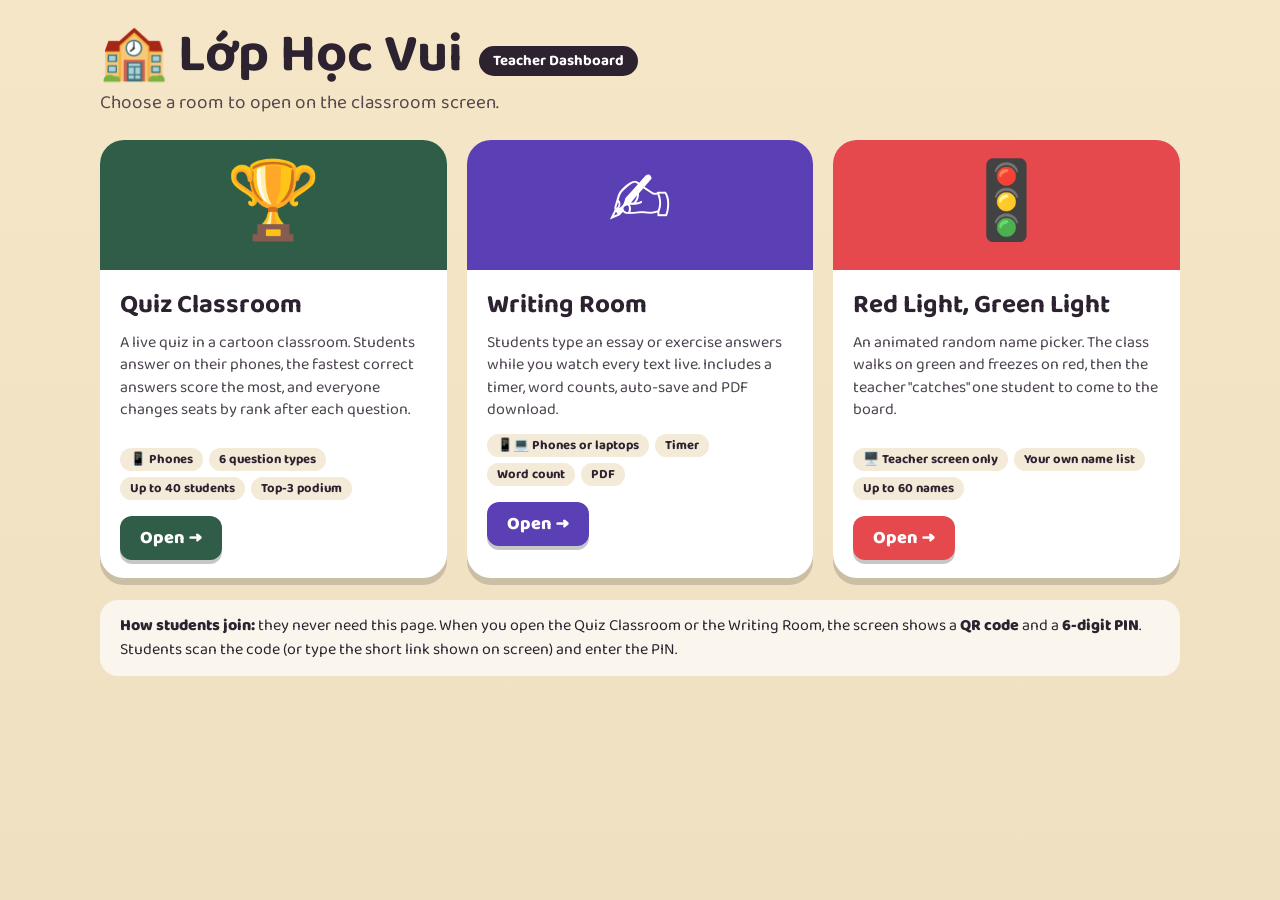
<file: index.html>
<!doctype html>
<html lang="en">
<head>
<meta charset="utf-8">
<meta name="viewport" content="width=device-width, initial-scale=1">
<title>Lớp Học Vui – Teacher Dashboard</title>
<link rel="stylesheet" href="css/base.css">
<style>
  body { min-height: 100dvh; background: linear-gradient(#f6e6c8, #efe0c2); }
  main { max-width: 1120px; margin: 0 auto; padding: 28px 20px 40px; }
  header { display: flex; align-items: flex-end; gap: 16px; flex-wrap: wrap; margin-bottom: 6px; }
  h1 { font-size: clamp(34px, 6vw, 54px); margin: 0; line-height: 1; }
  .tag { background: var(--ink); color: #fff; font-weight: 700; border-radius: 99px; padding: 3px 14px; font-size: 15px; margin-bottom: 6px; }
  .lead { font-size: 19px; margin: 6px 0 22px; opacity: .8; }
  .rooms { display: grid; grid-template-columns: repeat(auto-fit, minmax(300px, 1fr)); gap: 20px; }
  .room { background: #fff; border-radius: 24px; overflow: hidden; display: flex; flex-direction: column; text-decoration: none; color: var(--ink); box-shadow: 0 7px 0 rgba(0,0,0,.16); transition: transform .12s; }
  .room:hover { transform: translateY(-4px); }
  .room .art { height: 130px; display: grid; place-items: center; font-size: 76px; color: #fff; }
  .room .body { padding: 14px 20px 18px; display: flex; flex-direction: column; gap: 6px; flex: 1; }
  .room h2 { margin: 0; font-size: 26px; }
  .room p { margin: 0; font-size: 16px; line-height: 1.4; opacity: .85; flex: 1; }
  .chips { display: flex; flex-wrap: wrap; gap: 6px; margin: 6px 0 10px; }
  .chips span { background: #f3ead8; border-radius: 99px; padding: 1px 10px; font-size: 13px; font-weight: 700; }
  .open { align-self: flex-start; color: #fff; font-weight: 800; font-size: 18px; border-radius: 12px; padding: 8px 20px; box-shadow: 0 4px 0 rgba(0,0,0,.22); }
  .quiz .art, .quiz .open { background: #2f5d47; } .write .art, .write .open { background: #5b3fb5; } .light .art, .light .open { background: #e5484d; }
  .note { margin-top: 22px; background: rgba(255,255,255,.7); border-radius: 18px; padding: 14px 20px; font-size: 16px; line-height: 1.5; }
  .note b { font-weight: 800; }
  .resume { display: inline-block; margin-top: 8px; font-weight: 800; color: #5b3fb5; }
</style>
</head>
<body>
<main>
  <header><h1>🏫 Lớp Học Vui</h1><span class="tag">Teacher Dashboard</span></header>
  <p class="lead">Choose a room to open on the classroom screen.</p>

  <div class="rooms">
    <a class="room quiz" href="host.html">
      <div class="art">🏆</div>
      <div class="body">
        <h2>Quiz Classroom</h2>
        <p>A live quiz in a cartoon classroom. Students answer on their phones, the fastest correct answers score the most, and everyone changes seats by rank after each question.</p>
        <div class="chips"><span>📱 Phones</span><span>6 question types</span><span>Up to 40 students</span><span>Top-3 podium</span></div>
        <span class="open">Open →</span>
      </div>
    </a>
    <a class="room write" href="viet.html">
      <div class="art">✍️</div>
      <div class="body">
        <h2>Writing Room</h2>
        <p>Students type an essay or exercise answers while you watch every text live. Includes a timer, word counts, auto-save and PDF download.</p>
        <div class="chips"><span>📱💻 Phones or laptops</span><span>Timer</span><span>Word count</span><span>PDF</span></div>
        <span class="open">Open →</span>
        <span class="resume" id="wInfo"></span>
      </div>
    </a>
    <a class="room light" href="host.html#denxanh">
      <div class="art">🚦</div>
      <div class="body">
        <h2>Red Light, Green Light</h2>
        <p>An animated random name picker. The class walks on green and freezes on red, then the teacher "catches" one student to come to the board.</p>
        <div class="chips"><span>🖥️ Teacher screen only</span><span>Your own name list</span><span>Up to 60 names</span></div>
        <span class="open">Open →</span>
      </div>
    </a>
  </div>

  <div class="note">
    <b>How students join:</b> they never need this page. When you open the Quiz Classroom or the Writing Room, the screen shows a <b>QR code</b> and a <b>6-digit PIN</b>. Students scan the code (or type the short link shown on screen) and enter the PIN.
  </div>
</main>
<script>
  try {
    const list = JSON.parse(localStorage.getItem('lophocvui-viet-sessions') || '[]');
    const cur = localStorage.getItem('lophocvui-viet-current');
    const open = list.find((s) => s.id === cur && Date.now() - (s.savedAt || s.date) < 12 * 3600e3);
    document.getElementById('wInfo').textContent = open ? '↩ Unfinished room: ' + (open.title || 'Writing session') : list.length ? '💾 ' + list.length + ' saved session' + (list.length > 1 ? 's' : '') : '';
  } catch (e) {}
</script>
</body>
</html>
</file>
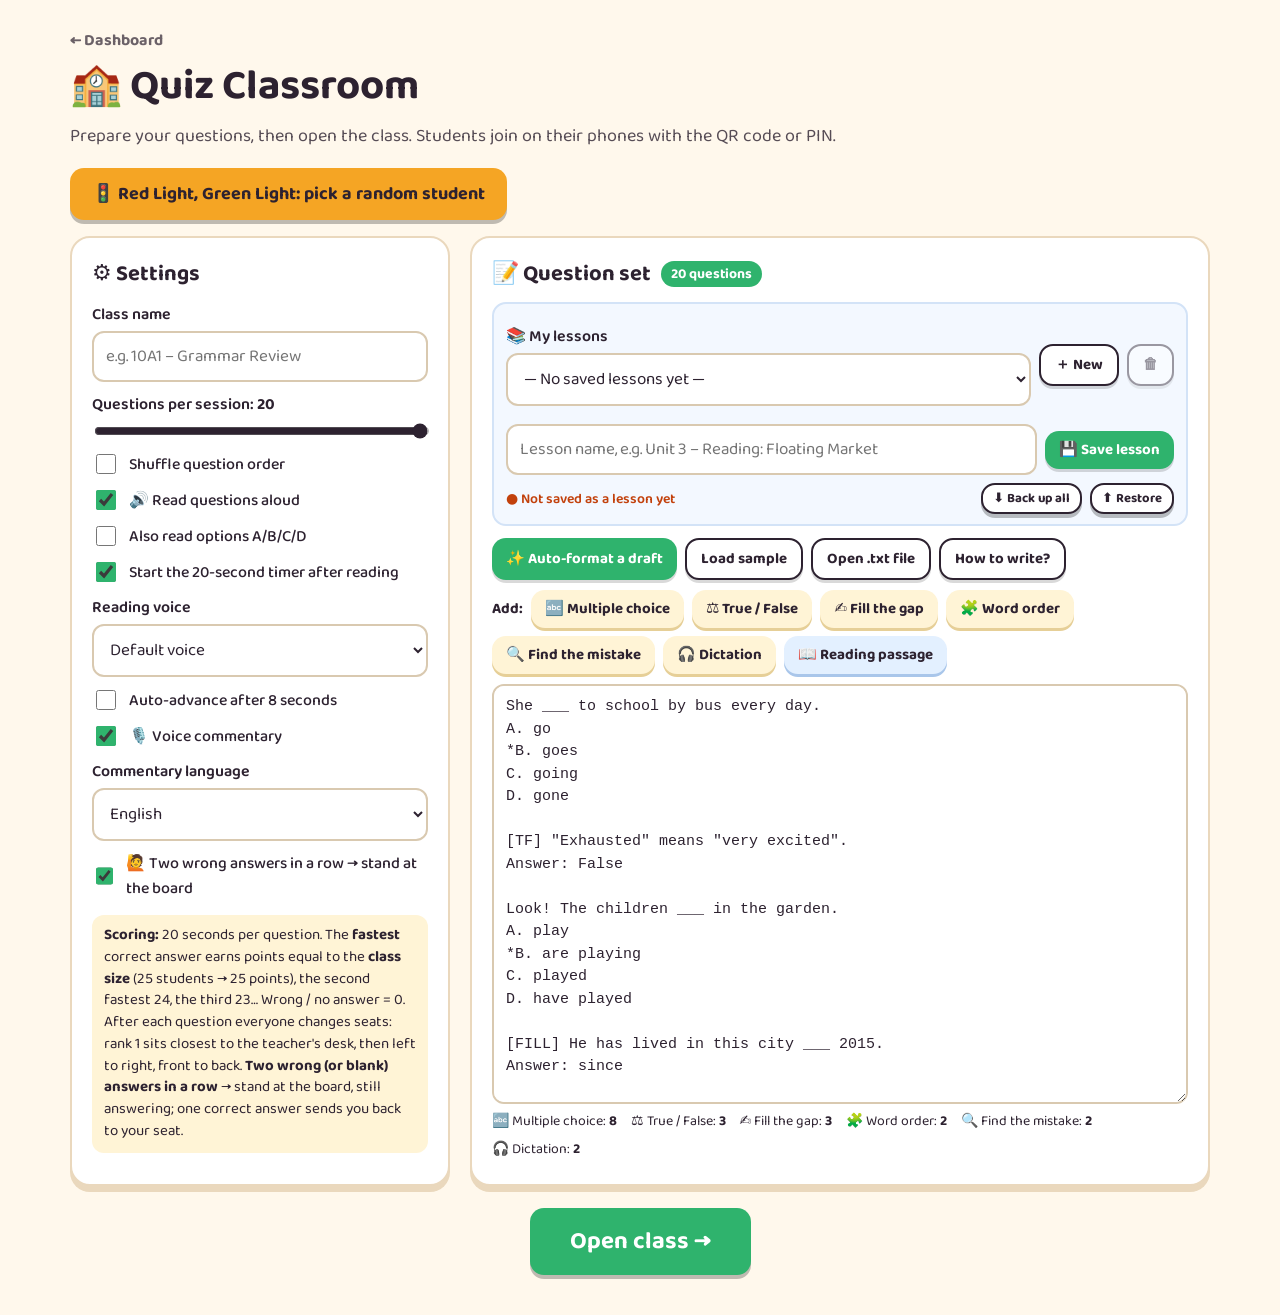
<file: host.html>
<!doctype html>
<html lang="en">
<head>
<meta charset="utf-8">
<meta name="viewport" content="width=device-width, initial-scale=1">
<title>Quiz Classroom – Teacher screen</title>
<link rel="stylesheet" href="css/base.css">
<link rel="stylesheet" href="css/host.css">
<link rel="stylesheet" href="css/denxanh.css">
<script src="vendor/mqtt.min.js"></script>
<script src="vendor/qrcode.js"></script>
</head>
<body>

<!-- ============ CÀI ĐẶT ============ -->
<section id="setup" class="setup">
  <header class="setup-head">
    <a href="index.html" class="back">← Dashboard</a>
    <h1>🏫 Quiz Classroom</h1>
    <p>Prepare your questions, then open the class. Students join on their phones with the QR code or PIN.</p>
    <button class="btn warn dx-open-btn" id="dxOpen1">🚦 Red Light, Green Light: pick a random student</button>
  </header>
  <div class="setup-grid">
    <div class="card">
      <h2>⚙️ Settings</h2>
      <label>Class name <input id="className" maxlength="40" placeholder="e.g. 10A1 – Grammar Review"></label>
      <label>Questions per session: <b id="nqLabel">20</b>
        <input id="nq" type="range" min="15" max="20" value="20"></label>
      <label class="chk"><input id="shuffle" type="checkbox"> Shuffle question order</label>
      <label class="chk"><input id="tts" type="checkbox" checked> 🔊 Read questions aloud</label>
      <label class="chk"><input id="readOpts" type="checkbox"> Also read options A/B/C/D</label>
      <label class="chk"><input id="waitRead" type="checkbox" checked> Start the 20-second timer after reading</label>
      <label>Reading voice <select id="voice"></select></label>
      <label class="chk"><input id="autoNext" type="checkbox"> Auto-advance after 8 seconds</label>
      <label class="chk"><input id="commentary" type="checkbox" checked> 🎙️ Voice commentary</label>
      <label>Commentary language <select id="cLang"><option value="en">English</option><option value="vi">Tiếng Việt</option></select></label>
      <label id="viVoiceRow">Vietnamese voice <select id="viVoice"></select></label>
      <div id="viWarn" class="viwarn" hidden>This browser has no Vietnamese voice, so commentary will show as subtitles only. Open this page in <b>Microsoft Edge</b> for natural Vietnamese voices (HoaiMy / NamMinh).</div>
      <label class="chk"><input id="punish" type="checkbox" checked> 🙋 Two wrong answers in a row → stand at the board</label>
      <div class="rules">
        <b>Scoring:</b> 20 seconds per question. The <b>fastest</b> correct answer earns points equal to the <b>class size</b> (25 students → 25 points), the second fastest 24, the third 23… Wrong / no answer = 0.
        After each question everyone changes seats: rank 1 sits closest to the teacher's desk, then left to right, front to back.
        <b>Two wrong (or blank) answers in a row</b> → stand at the board, still answering; one correct answer sends you back to your seat.
      </div>
    </div>
    <div class="card qcard">
      <h2>📝 Question set <span id="qCount" class="pill">0 questions</span></h2>
      <div class="lib">
        <div class="lib-row">
          <label class="lib-pick">📚 My lessons <select id="libSel"></select></label>
          <button class="btn ghost sm" id="libNew" title="Start a new empty lesson">＋ New</button>
          <button class="btn ghost sm" id="libDel" title="Delete this lesson">🗑</button>
        </div>
        <div class="lib-row">
          <input id="libName" maxlength="60" placeholder="Lesson name, e.g. Unit 3 – Reading: Floating Market">
          <button class="btn go sm" id="libSave">💾 Save lesson</button>
        </div>
        <div class="lib-row lib-small">
          <span id="libStatus"></span>
          <span class="sp"></span>
          <button class="btn ghost xs" id="libExport" title="Download all lessons as one backup file">⬇ Back up all</button>
          <button class="btn ghost xs" id="libImport" title="Load lessons from a backup file">⬆ Restore</button>
          <input type="file" id="libFile" accept=".json,application/json" hidden>
        </div>
      </div>
      <div class="row">
        <button class="btn go sm" id="afOpen">✨ Auto-format a draft</button>
        <button class="btn ghost sm" id="loadSample">Load sample</button>
        <button class="btn ghost sm" id="openFile">Open .txt file</button>
        <input type="file" id="file" accept=".txt,.md,text/plain" hidden>
        <button class="btn ghost sm" id="help">How to write?</button>
      </div>
      <div class="row tpls">Add:
        <button class="btn sm tpl" data-tpl="mc">🔤 Multiple choice</button>
        <button class="btn sm tpl" data-tpl="tf">⚖️ True / False</button>
        <button class="btn sm tpl" data-tpl="fill">✍️ Fill the gap</button>
        <button class="btn sm tpl" data-tpl="order">🧩 Word order</button>
        <button class="btn sm tpl" data-tpl="error">🔍 Find the mistake</button>
        <button class="btn sm tpl" data-tpl="listen">🎧 Dictation</button>
        <button class="btn sm tpl rd" data-tpl="reading">📖 Reading passage</button>
      </div>
      <div id="helpBox" class="help" hidden>
        Separate questions with <b>one blank line</b>. Use the "Add" buttons above to insert a template, then edit it.
        <table>
          <tr><td>🔤 Multiple choice</td><td>First line is the question, then <code>A.</code> <code>B.</code>… Put <code>*</code> before the correct option.</td></tr>
          <tr><td>⚖️ True / False</td><td><code>[TF] statement</code> + a line <code>Answer: True</code> / <code>False</code></td></tr>
          <tr><td>✍️ Fill the gap</td><td><code>[FILL] sentence with ___</code> + a line <code>Answer: since | for</code> (separate accepted answers with <code>|</code>)</td></tr>
          <tr><td>🧩 Word order</td><td><code>[ORDER] the correct sentence</code> – it is shuffled automatically. To keep phrases together, separate chunks with <code> / </code></td></tr>
          <tr><td>🔍 Find the mistake</td><td><code>[ERROR]</code> put 2–4 parts in <code>[ ]</code> and mark the wrong one with <code>*</code>: <code>[*have]</code></td></tr>
          <tr><td>🎧 Dictation</td><td><code>[LISTEN] the sentence to be read</code>. Students listen and type it.</td></tr>
          <tr><td>📖 Reading</td><td><code>[READING] title</code> → paste the passage (blank lines between paragraphs are fine) → <code>[QUESTIONS]</code> → the questions, written like any type above → <code>[END READING]</code>.
            Add <code>Time: 120</code> right under <code>[READING]</code> to set the reading time (otherwise it's calculated from the word count). Reading questions get 30 seconds each.</td></tr>
        </table>
        Add a line <code>Time: 30</code> if a question needs more than 20 seconds. Typed answers ignore capital letters and punctuation.
      </div>
      <textarea id="qtext" spellcheck="false" placeholder="She ___ to school every day.&#10;A. go&#10;*B. goes&#10;C. going&#10;D. gone"></textarea>
      <div id="qTypes" class="qtypes"></div>
      <div id="qErrors" class="errors"></div>
    </div>
  </div>
  <div class="setup-foot">
    <button class="btn go big" id="openClass">Open class →</button>
  </div>
</section>

<!-- ============ TỰ NHẬN DẠNG BẢN NHÁP ============ -->
<div id="af" class="af" hidden>
  <div class="af-box">
    <div class="af-head">
      <h2>✨ Auto-format a draft</h2>
      <p>Paste your worksheet or exam draft (from Word, PDF…). The app guesses the type of every question and turns it into the quiz format. Check the preview, then add it.</p>
      <button class="btn ghost sm af-x" id="afClose">✕</button>
    </div>
    <div class="af-grid">
      <div class="af-col">
        <textarea id="afIn" spellcheck="false" placeholder="I. Choose the best answer.
1. She ___ to school every day.
A. go   B. goes   C. going   D. gone

II. Write T or F.
2. The sun rises in the west.

III. Rearrange the words.
3. going / where / you / are / ?

Read the passage and answer the questions.
(paste the passage here)
4. ...

ĐÁP ÁN: 1.B 2.F 3. Where are you going?"></textarea>
        <div class="af-tips"><b>Works best when:</b> questions are numbered (1. / Câu 1:), options are A. B. C. D., each part has its instruction ("Choose…", "True or False", "Rearrange…", "Find the mistake", "Read the passage…"), and the answer key is at the end after <code>Đáp án</code> / <code>Answer key</code> (or mark the right option with <code>*</code>).</div>
      </div>
      <div class="af-col">
        <div id="afSum" class="af-sum"></div>
        <div id="afList" class="af-list"><div class="af-empty">The preview will appear here.</div></div>
      </div>
    </div>
    <div class="af-foot">
      <span id="afWarn"></span>
      <button class="btn ghost" id="afReplace">Replace the question set</button>
      <button class="btn go" id="afAdd">➕ Add to the question set</button>
    </div>
  </div>
</div>

<!-- ============ LỚP HỌC ============ -->
<section id="game" hidden>
  <div id="stage">
    <div class="wall">
      <div class="clock-deco"></div>
      <div class="teacher-zone">
        <div id="bubble" class="bubble">Hello class!</div>
        <div id="teacher" class="teacher"></div>
        <div class="tdesk"></div>
      </div>
      <div id="board" class="board"></div>
      <div class="side">
        <div id="timer" class="timer">
          <svg viewBox="0 0 120 120"><circle cx="60" cy="60" r="52" class="tr-bg"/><circle id="timerArc" cx="60" cy="60" r="52" class="tr-fg"/></svg>
          <div id="timerNum">20</div>
        </div>
        <div id="controls" class="controls"></div>
      </div>
    </div>
    <div class="floor"></div>
    <div class="room" id="room">
      <div class="front-spot" id="frontSpot">🙋</div>
      <div id="desks"></div>
      <div id="students"></div>
      <div id="labels"></div>
    </div>
    <div id="passage" class="passage" hidden></div>
    <div id="caption" class="caption" hidden></div>
    <div id="podium" class="podium" hidden></div>
    <canvas id="confetti" width="1600" height="900"></canvas>
  </div>
  <div class="corner">
    <button id="muteBtn" title="Mute / unmute">🔊</button>
    <button id="fsBtn" title="Full screen">⛶</button>
    <button id="dxOpen2" title="Red Light, Green Light">🚦</button>
  </div>
</section>

<script type="module" src="js/host.js"></script>
</body>
</html>
</file>
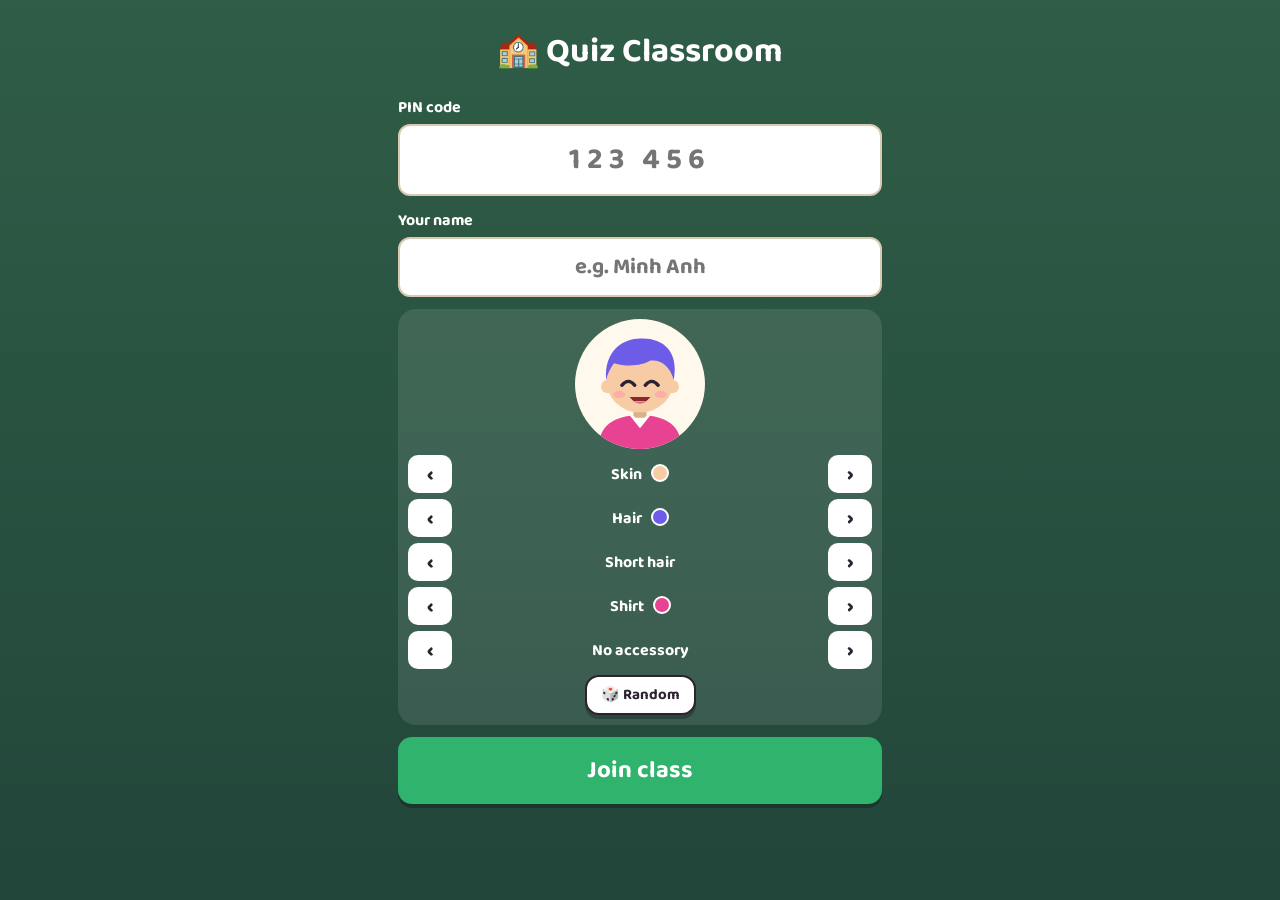
<file: play.html>
<!doctype html>
<html lang="en">
<head>
<meta charset="utf-8">
<meta name="viewport" content="width=device-width, initial-scale=1, maximum-scale=1, user-scalable=no">
<meta name="theme-color" content="#2f5d47">
<title>Quiz Classroom – Join</title>
<link rel="stylesheet" href="css/base.css">
<link rel="stylesheet" href="css/play.css">
<script src="vendor/mqtt.min.js"></script>
</head>
<body>
<div id="app">
  <!-- Vào lớp -->
  <section id="sJoin" class="screen">
    <h1>🏫 Quiz Classroom</h1>
    <label>PIN code<input id="pin" inputmode="numeric" maxlength="7" placeholder="123 456" autocomplete="off"></label>
    <label>Your name<input id="name" maxlength="18" placeholder="e.g. Minh Anh" autocomplete="off"></label>
    <div class="maker">
      <div id="preview" class="preview"></div>
      <div class="pickers" id="pickers"></div>
      <button class="btn ghost sm" id="rand">🎲 Random</button>
    </div>
    <button class="btn go big" id="joinBtn">Join class</button>
    <p id="joinErr" class="err"></p>
  </section>

  <!-- Thông báo / chờ -->
  <section id="sWait" class="screen center" hidden>
    <div id="wAva" class="bigava"></div>
    <div id="wName" class="wname"></div>
    <div id="wInfo" class="winfo"></div>
    <div id="wMsg" class="wmsg"></div>
  </section>

  <!-- Bài đọc -->
  <section id="sP" class="screen q" hidden>
    <div class="qtop"><span id="pNo">📖 Reading time</span><span id="pScore"></span></div>
    <div class="tbar"><div id="pfill"></div></div>
    <div class="pbox"><div class="ptitle" id="pTitle"></div><div class="ptext" id="pText"></div></div>
    <div class="qhint" id="pHint">Read carefully – questions are coming!</div>
  </section>

  <!-- Câu hỏi -->
  <section id="sQ" class="screen q" hidden>
    <div class="qtop"><span id="qNo"></span><span id="qScore"></span></div>
    <div class="tbar"><div id="tfill"></div></div>
    <div id="standBar" class="standbar" hidden>🙋 You are standing at the board – answer correctly to go back to your seat!</div>
    <details id="qPass" class="qpass" hidden><summary></summary><div class="ptext"></div></details>
    <div id="qText" class="qtext"></div>
    <div id="qHint" class="qhint"></div>
    <div id="opts" class="opts"></div>
  </section>

  <!-- Kết quả câu -->
  <section id="sRes" class="screen center res" hidden>
    <div id="rIcon" class="ricon"></div>
    <div id="rTitle" class="rtitle"></div>
    <div id="rGain" class="rgain"></div>
    <div id="rInfo" class="rinfo"></div>
  </section>
</div>
<div id="net" class="net" hidden></div>
<script type="module" src="js/play.js"></script>
</body>
</html>
</file>
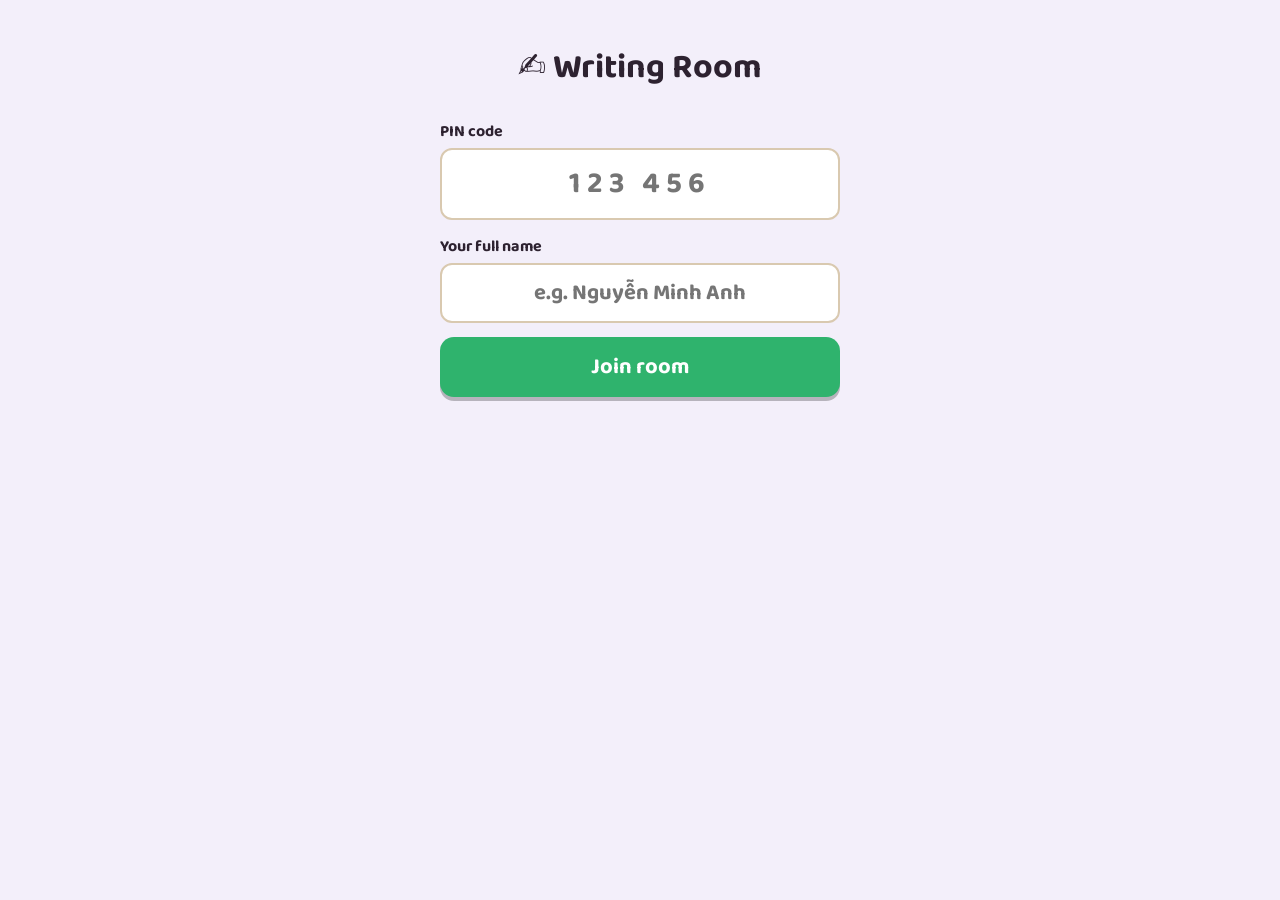
<file: v.html>
<!doctype html>
<html lang="en">
<head>
<meta charset="utf-8">
<meta name="viewport" content="width=device-width, initial-scale=1">
<meta name="theme-color" content="#5b3fb5">
<title>Writing Room</title>
<link rel="stylesheet" href="css/base.css">
<link rel="stylesheet" href="css/viet.css">
<script src="vendor/mqtt.min.js"></script>
</head>
<body class="student">
<section id="sJoin" class="sjoin">
  <h1>✍️ Writing Room</h1>
  <label>PIN code<input id="pin" inputmode="numeric" maxlength="7" placeholder="123 456" autocomplete="off"></label>
  <label>Your full name<input id="name" maxlength="30" placeholder="e.g. Nguyễn Minh Anh" autocomplete="off"></label>
  <button class="btn go big" id="joinBtn">Join room</button>
  <p id="joinErr" class="err"></p>
</section>

<section id="sWrite" class="swrite" hidden>
  <div class="sbar">
    <div class="stimer" id="sTimer"><span id="sNum">--:--</span><small id="sLab"></small></div>
    <div class="swords"><b id="sWords">0</b><span id="sMin"></span> words</div>
    <div class="ssync" id="sSync"></div>
  </div>
  <details class="sprompt" id="sPromptBox" open><summary>📄 Task <span id="sRoom"></span></summary><div id="sPrompt"></div></details>
  <div id="sNotice" class="snotice"></div>
  <textarea id="text" placeholder="Type your writing here…" disabled></textarea>
  <div class="sfoot">
    <span id="sName"></span>
    <button class="btn go" id="submit">Submit ✔</button>
    <button class="btn ghost" id="unsubmit" hidden>↩ Keep writing</button>
  </div>
</section>
<div id="net" class="net" hidden></div>
<div id="toast" class="toast" hidden></div>
<script type="module" src="js/v.js"></script>
</body>
</html>
</file>
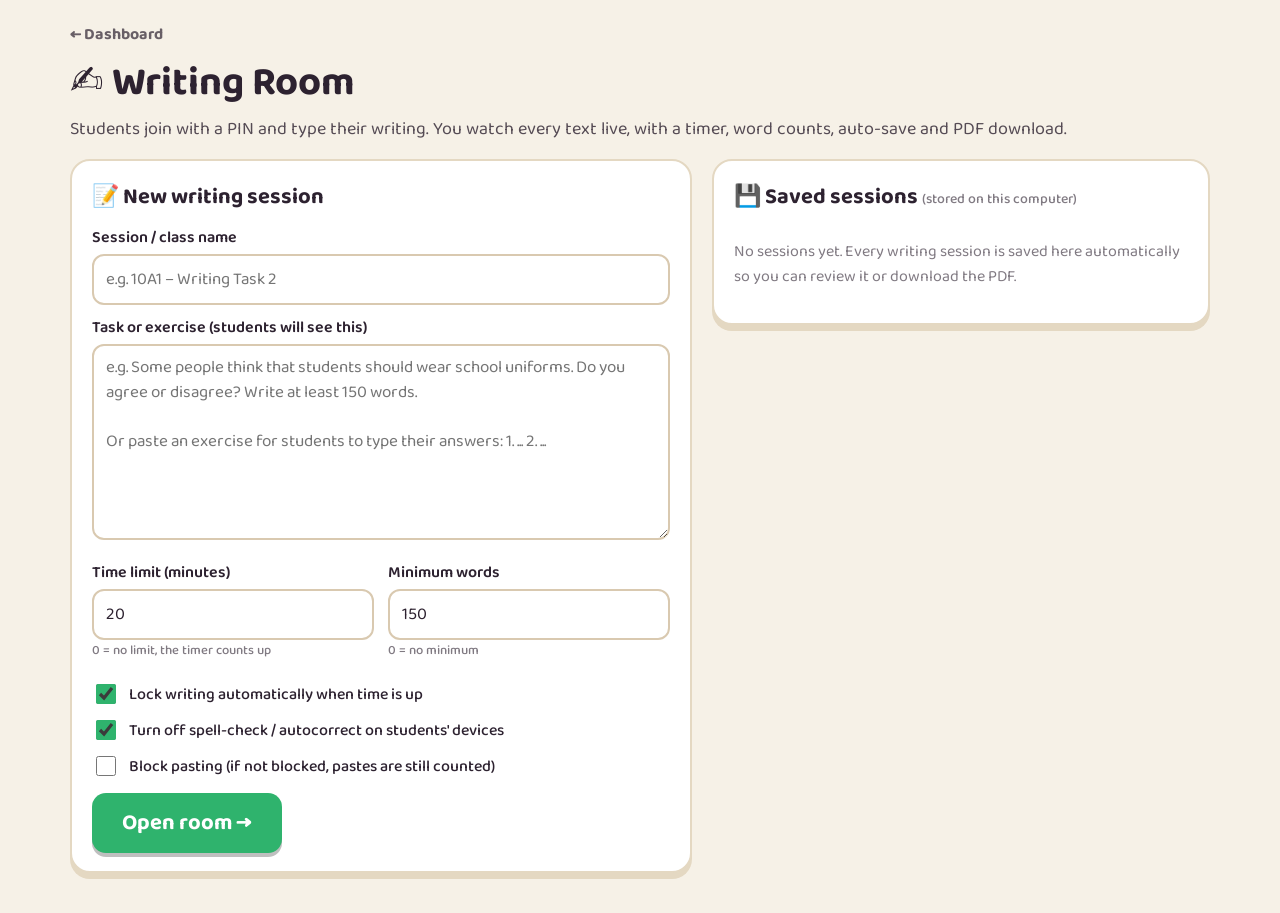
<file: viet.html>
<!doctype html>
<html lang="en">
<head>
<meta charset="utf-8">
<meta name="viewport" content="width=device-width, initial-scale=1">
<title>Writing Room – Teacher</title>
<link rel="stylesheet" href="css/base.css">
<link rel="stylesheet" href="css/viet.css">
<script src="vendor/mqtt.min.js"></script>
<script src="vendor/qrcode.js"></script>
</head>
<body class="teacher">

<!-- ============ CÀI ĐẶT ============ -->
<section id="setup" class="wsetup">
  <header><a href="index.html" class="back">← Dashboard</a><h1>✍️ Writing Room</h1>
    <p>Students join with a PIN and type their writing. You watch every text live, with a timer, word counts, auto-save and PDF download.</p></header>
  <div class="wgrid">
    <div class="card">
      <h2>📝 New writing session</h2>
      <label>Session / class name <input id="title" maxlength="60" placeholder="e.g. 10A1 – Writing Task 2"></label>
      <label>Task or exercise (students will see this)
        <textarea id="prompt" rows="7" placeholder="e.g. Some people think that students should wear school uniforms. Do you agree or disagree? Write at least 150 words.&#10;&#10;Or paste an exercise for students to type their answers: 1. ... 2. ..."></textarea></label>
      <div class="two">
        <label>Time limit (minutes) <input id="limit" type="number" min="0" max="240" value="20"><small>0 = no limit, the timer counts up</small></label>
        <label>Minimum words <input id="minWords" type="number" min="0" max="5000" value="150"><small>0 = no minimum</small></label>
      </div>
      <label class="chk"><input id="lockOnEnd" type="checkbox" checked> Lock writing automatically when time is up</label>
      <label class="chk"><input id="noSpell" type="checkbox" checked> Turn off spell-check / autocorrect on students' devices</label>
      <label class="chk"><input id="blockPaste" type="checkbox"> Block pasting (if not blocked, pastes are still counted)</label>
      <div class="foot"><button class="btn go big" id="openRoom">Open room →</button>
        <button class="btn ghost" id="resume" hidden></button></div>
    </div>
    <div class="card">
      <h2>💾 Saved sessions <small>(stored on this computer)</small></h2>
      <div id="saved" class="saved"></div>
    </div>
  </div>
</section>

<!-- ============ PHÒNG ============ -->
<section id="room" hidden>
  <div class="rtop">
    <div class="rtitle"><b id="rTitle"></b><span id="rSub"></span></div>
    <button class="joinbox" id="joinBox" title="Click to enlarge the QR code">
      <span class="jl">Go to <b id="jUrl"></b> · PIN</span><span class="jpin" id="jPin"></span><span class="jqr" id="jQr"></span></button>
    <div class="rtimer" id="rTimer"><span id="tNum">00:00</span><small id="tLab"></small></div>
    <div class="rctl" id="rCtl"></div>
  </div>
  <div class="rbar">
    <div id="stats" class="stats"></div>
    <label>Sort <select id="sort"><option value="join">Join order</option><option value="name">Name A→Z</option><option value="few">Fewest words first</option><option value="many">Most words first</option></select></label>
    <button class="btn sm ghost" id="showPrompt">📄 Task</button>
    <button class="btn sm" id="pdfAll">⬇ PDF (whole class)</button>
    <button class="btn sm ghost" id="saveNow">💾 Save</button>
    <button class="btn sm ghost" id="closeRoom">✕ Close room</button>
  </div>
  <div id="grid" class="wcards"></div>
  <div id="empty" class="empty">No students yet. Ask the class to scan the QR code or enter the PIN 👆</div>
</section>

<div id="modal" class="wmodal" hidden><div class="win">
  <div class="mh"><b id="mName"></b><span id="mMeta"></span><button id="mX" class="x">✕</button></div>
  <div id="mText" class="mtext"></div>
  <div class="mf">
    <button class="btn sm" id="mPdf">⬇ PDF (this text)</button>
    <button class="btn sm ghost" id="mCopy">📋 Copy</button>
    <button class="btn sm ghost" id="mReopen">↩ Reopen for writing</button>
    <button class="btn sm ghost" id="mKick">Remove from room</button>
  </div>
</div></div>
<div id="qrBig" class="wmodal" hidden><div class="win qr"><div id="qrBigSvg"></div>
  <div class="qurl" id="qrBigUrl"></div><div class="qpin" id="qrBigPin"></div><small>Click anywhere to close</small></div></div>
<div id="toast" class="toast" hidden></div>

<script type="module" src="js/viet.js"></script>
</body>
</html>
</file>
<file: css/base.css>
@import url('https://fonts.googleapis.com/css2?family=Baloo+2:wght@500;600;700;800&family=Patrick+Hand&display=swap');
:root {
  --ink: #2d2230; --paper: #fff8ec; --red: #e5484d; --blue: #3e7bfa; --yellow: #f5a524; --green: #2fb36d;
  --wood: #c98c55; --wood-d: #8f5a2f; --board: #2f5d47; --board-d: #22463a;
}
* { box-sizing: border-box; }
html, body { margin: 0; height: 100%; }
body { font-family: 'Baloo 2', system-ui, sans-serif; color: var(--ink); background: var(--paper); -webkit-tap-highlight-color: transparent; }
button { font-family: inherit; cursor: pointer; border: 0; }
.btn { background: var(--ink); color: #fff; font-weight: 700; font-size: 18px; padding: 12px 22px; border-radius: 14px; box-shadow: 0 4px 0 rgba(0,0,0,.25); transition: transform .08s; }
.btn:active { transform: translateY(3px); box-shadow: 0 1px 0 rgba(0,0,0,.25); }
.btn.go { background: var(--green); }
.btn.warn { background: var(--yellow); color: var(--ink); }
.btn.ghost { background: #fff; color: var(--ink); border: 2px solid var(--ink); }
.btn:disabled { opacity: .45; cursor: not-allowed; }
input, select, textarea { font-family: inherit; font-size: 17px; border: 2px solid #d9c9b0; border-radius: 12px; padding: 10px 12px; background: #fff; color: var(--ink); }
input:focus, textarea:focus, select:focus { outline: 3px solid #ffd27a; border-color: var(--ink); }
.opt-A { background: var(--red); } .opt-B { background: var(--blue); } .opt-C { background: var(--yellow); } .opt-D { background: var(--green); }
[hidden] { display: none !important; }

.back { display: inline-block; color: var(--ink); font-weight: 700; text-decoration: none; opacity: .7; }
.back:hover { opacity: 1; }
</file>
<file: css/host.css>
/* ---------- Setup ---------- */
.setup { max-width: 1180px; margin: 0 auto; padding: 28px 20px 40px; }
.setup-head h1 { margin: 0; font-size: 42px; }
.setup-head p { margin: 2px 0 18px; font-size: 18px; opacity: .8; }
.setup-grid { display: grid; grid-template-columns: 380px 1fr; gap: 20px; }
@media (max-width: 860px) { .setup-grid { grid-template-columns: 1fr; } }
.card { background: #fff; border-radius: 20px; padding: 18px 20px; box-shadow: 0 6px 0 #ead8bd; border: 2px solid #ead8bd; }
.card h2 { margin: 0 0 10px; font-size: 22px; display: flex; align-items: center; gap: 10px; }
.card label { display: block; margin: 10px 0; font-weight: 600; }
.card label input:not([type=checkbox]), .card label select { display: block; width: 100%; margin-top: 4px; }
.card label.chk { display: flex; gap: 10px; align-items: center; font-weight: 500; }
.card label.chk input { width: 20px; height: 20px; accent-color: var(--green); }
input[type=range] { padding: 0; accent-color: var(--ink); }
.rules { margin-top: 14px; background: #fff4d6; border-radius: 12px; padding: 10px 12px; font-size: 15px; line-height: 1.45; }
.pill { font-size: 14px; background: var(--green); color: #fff; padding: 2px 10px; border-radius: 99px; }
.qcard { display: flex; flex-direction: column; }
.qcard .row { display: flex; gap: 8px; flex-wrap: wrap; margin-bottom: 10px; }
.btn.sm { font-size: 15px; padding: 7px 14px; box-shadow: 0 3px 0 rgba(0,0,0,.15); }
.help { background: #eef5ff; border-radius: 12px; padding: 10px 12px; font-size: 15px; margin-bottom: 10px; line-height: 1.5; }
.help code { background: #fff; padding: 0 5px; border-radius: 5px; }
#qtext { flex: 1; min-height: 420px; font-family: ui-monospace, Menlo, Consolas, monospace; font-size: 15px; line-height: 1.5; resize: vertical; }
.errors { color: var(--red); font-size: 14px; margin-top: 6px; max-height: 90px; overflow: auto; }
.setup-foot { text-align: center; margin-top: 22px; }
.btn.big { font-size: 24px; padding: 14px 40px; }

/* ---------- Stage ---------- */
body.playing { background: #1d1a22; overflow: hidden; }
#game { position: fixed; inset: 0; }
#stage { position: absolute; left: 50%; top: 50%; width: 1600px; height: 900px; transform-origin: 0 0; overflow: hidden; border-radius: 6px; }
.wall { position: absolute; left: 0; top: 0; width: 1600px; height: 304px;
  background: linear-gradient(#f6e6c8, #f1dbb4); border-bottom: 14px solid #b7834f; }
.floor { position: absolute; left: 0; top: 318px; width: 1600px; height: 582px;
  background: repeating-linear-gradient(90deg, #d9a66f 0 98px, #cf9a62 98px 100px), #d9a66f; }
.floor::before { content: ''; position: absolute; inset: 0; background: repeating-linear-gradient(0deg, rgba(0,0,0,.05) 0 2px, transparent 2px 58px); }

.teacher-zone { position: absolute; left: 0; top: 0; width: 230px; height: 304px; }
.teacher { position: absolute; left: 40px; top: 108px; width: 120px; height: 170px; }
.tdesk { position: absolute; left: 14px; top: 222px; width: 200px; height: 60px; background: var(--wood-d); border-radius: 8px 8px 4px 4px; border-top: 10px solid var(--wood); z-index: 2; }
.tdesk::after { content: '🍎 📚'; position: absolute; top: -34px; left: 18px; font-size: 26px; }
.bubble { position: absolute; left: 14px; top: 14px; width: 205px; min-height: 62px; background: #fff; border-radius: 18px; padding: 8px 12px; font-weight: 700; font-size: 20px; line-height: 1.15; text-align: center; box-shadow: 0 3px 0 rgba(0,0,0,.12); }
.bubble::after { content: ''; position: absolute; left: 86px; bottom: -14px; border: 8px solid transparent; border-top: 10px solid #fff; }
.bubble b { font-size: 30px; color: var(--green); }
.clock-deco { display: none; }

.board { position: absolute; left: 236px; top: 12px; width: 1130px; height: 280px; background: radial-gradient(ellipse at 30% 20%, #3b7258, var(--board) 60%, var(--board-d));
  border: 12px solid #a06a3a; border-radius: 10px; box-shadow: inset 0 0 40px rgba(0,0,0,.35), 0 6px 0 #7d4f28; color: #f4f1e6; font-family: 'Patrick Hand', 'Baloo 2', cursive; padding: 10px 18px; overflow: hidden; }
.board .tray { position: absolute; }
.b-head { display: flex; justify-content: space-between; font-size: 22px; opacity: .85; height: 28px; }
.b-q { height: 100px; display: flex; align-items: center; justify-content: center; text-align: center; line-height: 1.12; padding: 0 10px; }
.b-opts { display: grid; grid-template-columns: 1fr 1fr; gap: 9px 12px; }
.b-opt { position: relative; height: 56px; border-radius: 12px; display: flex; align-items: center; gap: 12px; padding: 0 14px; color: #fff; font-family: 'Baloo 2', sans-serif; font-weight: 700; box-shadow: 0 4px 0 rgba(0,0,0,.25); transition: opacity .4s, transform .4s; }
.b-opt .let { width: 36px; height: 36px; flex: none; border-radius: 50%; background: rgba(255,255,255,.28); display: grid; place-items: center; font-size: 22px; }
.b-opt .txt { flex: 1; overflow: hidden; line-height: 1.05; }
.b-opt .cnt { flex: none; background: rgba(0,0,0,.25); border-radius: 99px; padding: 0 12px; font-size: 20px; display: none; }
.board.reveal .b-opt .cnt { display: block; }
.board.reveal .b-opt.wrong { opacity: .3; transform: scale(.97); }
.board.reveal .b-opt.right { outline: 5px solid #fff; transform: scale(1.02); }
.board.reveal .b-opt.right .let::after { content: '✓'; }
.board.reveal .b-opt.right .let { font-size: 0; }
.board.reveal .b-opt.right .let::after { font-size: 26px; }

.lobby { display: flex; height: 100%; gap: 22px; align-items: center; }
.lobby .info { flex: 1; text-align: center; }
.lobby .cls { font-size: 30px; opacity: .85; }
.lobby .how { font-size: 28px; margin-top: 6px; }
.lobby .url { font-family: 'Baloo 2'; font-size: 26px; background: rgba(255,255,255,.12); display: inline-block; padding: 2px 16px; border-radius: 10px; margin: 4px 0; word-break: break-all; }
.lobby .pin { font-family: 'Baloo 2'; font-weight: 800; font-size: 84px; letter-spacing: 8px; line-height: 1; color: #ffe27a; }
.lobby .qr { width: 236px; height: 236px; background: #fff; border-radius: 12px; padding: 8px; flex: none; }
.lobby .qr svg { width: 100%; height: 100%; display: block; }
.b-big { height: 100%; display: flex; flex-direction: column; align-items: center; justify-content: center; text-align: center; font-size: 46px; line-height: 1.15; }
.b-big small { font-size: 26px; opacity: .8; }

.side { position: absolute; left: 1376px; top: 8px; width: 216px; height: 280px; display: flex; flex-direction: column; align-items: center; gap: 8px; }
.timer { position: relative; width: 150px; height: 150px; }
.timer svg { width: 100%; height: 100%; transform: rotate(-90deg); }
.tr-bg { fill: #fff; stroke: #e7d3b3; stroke-width: 12; }
.tr-fg { fill: none; stroke: var(--green); stroke-width: 12; stroke-linecap: round; stroke-dasharray: 326.7; stroke-dashoffset: 0; transition: stroke .3s; }
.timer.urgent .tr-fg { stroke: var(--red); }
.timer.urgent { animation: pulse .5s infinite alternate; }
@keyframes pulse { to { transform: scale(1.06); } }
#timerNum { position: absolute; inset: 0; display: grid; place-items: center; font-size: 58px; font-weight: 800; }
.timer.idle { opacity: .35; }
.controls { display: flex; flex-direction: column; gap: 8px; width: 100%; }
.controls .btn { width: 100%; font-size: 19px; padding: 9px 10px; }
.controls .btn.tiny { font-size: 14px; padding: 5px 8px; background: #fff; color: var(--ink); box-shadow: 0 3px 0 #d8c3a0; }
.controls .stat { text-align: center; font-weight: 800; font-size: 22px; }

/* desks & students */
.desk { position: absolute; height: 36px; background: linear-gradient(var(--wood) 0 9px, var(--wood-d) 9px); border-radius: 7px 7px 3px 3px; box-shadow: 0 6px 0 rgba(0,0,0,.18); }
.desk::before, .desk::after { content: ''; position: absolute; bottom: -16px; width: 8px; height: 16px; background: #6e4322; }
.desk::before { left: 14px; } .desk::after { right: 14px; }
.seatno { position: absolute; color: rgba(90,55,25,.55); font-weight: 800; font-size: 15px; width: 28px; text-align: center; }

.stu, .lbl { position: absolute; transition: left 1.5s cubic-bezier(.5,.05,.3,1), top 1.5s cubic-bezier(.5,.05,.3,1); will-change: left, top; }
.stu { width: 110px; height: 96px; cursor: pointer; }
.stu .inner { width: 100%; height: 100%; transform-origin: 50% 100%; }
.stu .ava { width: 92px; height: 92px; display: block; margin: 0 auto; filter: drop-shadow(0 2px 0 rgba(0,0,0,.12)); }
.stu.walking .inner { animation: bob .3s infinite alternate; }
@keyframes bob { from { transform: translateY(0) rotate(-3deg); } to { transform: translateY(-8px) rotate(3deg); } }
.stu.enter .inner { animation: enter .6s cubic-bezier(.3,1.6,.5,1); }
@keyframes enter { from { transform: translateY(-60px) scale(.3); opacity: 0; } }
.stu.off { opacity: .4; filter: grayscale(1); }
.stu .mark { position: absolute; right: 2px; top: -4px; width: 30px; height: 30px; border-radius: 50%; display: none; place-items: center; color: #fff; font-weight: 800; font-size: 18px; box-shadow: 0 2px 0 rgba(0,0,0,.2); }
.stu.answered .mark { display: grid; background: #7a6cf0; }
.stu.answered .mark::after { content: '✋'; font-size: 16px; }
.stu.ok .mark { display: grid; background: var(--green); } .stu.ok .mark::after { content: '✓'; font-size: 18px; }
.stu.no .mark { display: grid; background: var(--red); } .stu.no .mark::after { content: '✗'; font-size: 18px; }
.stu.ok .ava { filter: drop-shadow(0 0 8px #7dffb0); }

.lbl { width: 150px; height: 30px; display: flex; align-items: center; justify-content: center; gap: 4px; pointer-events: none; }
.lbl .nm { max-width: 100px; background: #fff; border-radius: 8px; padding: 0 7px; font-weight: 700; font-size: 15px; line-height: 22px; white-space: nowrap; overflow: hidden; text-overflow: ellipsis; box-shadow: 0 2px 0 rgba(0,0,0,.18); }
.lbl .sc { background: var(--ink); color: #ffe27a; border-radius: 8px; padding: 0 6px; font-weight: 800; font-size: 15px; line-height: 22px; }
.lbl .rk { position: absolute; left: -6px; top: -78px; width: 30px; height: 30px; border-radius: 50%; background: #fff; border: 3px solid var(--ink); display: grid; place-items: center; font-weight: 800; font-size: 15px; }
.lbl .rk.r1 { background: #ffd43b; } .lbl .rk.r2 { background: #dfe6ee; } .lbl .rk.r3 { background: #f0a868; }
.lbl .gain { position: absolute; left: 50%; top: -92px; transform: translateX(-50%); font-weight: 800; font-size: 30px; color: #13a35a; text-shadow: 0 2px 0 #fff, 0 -2px 0 #fff, 2px 0 0 #fff, -2px 0 0 #fff; opacity: 0; }
.lbl .gain.show { animation: gain 2.4s ease-out forwards; }
@keyframes gain { 0% { opacity: 0; transform: translate(-50%, 20px) scale(.5); } 15% { opacity: 1; transform: translate(-50%, 0) scale(1.15); } 75% { opacity: 1; } 100% { opacity: 0; transform: translate(-50%, -26px); } }
.lbl .mv { position: absolute; right: -6px; top: -40px; font-weight: 800; font-size: 16px; opacity: 0; }
.lbl .mv.up { color: #13a35a; } .lbl .mv.down { color: var(--red); }
.lbl .mv.show { animation: gain 3s ease-out forwards; }

/* podium */
.podium { position: absolute; inset: 0; z-index: 500; background: radial-gradient(ellipse at 50% 20%, #3a2f63, #120e1f 75%); color: #fff; overflow: hidden; }
.podium .title { position: absolute; top: 34px; left: 0; right: 0; text-align: center; font-size: 64px; font-weight: 800; color: #ffd43b; text-shadow: 0 5px 0 #a8730b; }
.podium .sub { position: absolute; top: 120px; left: 0; right: 0; text-align: center; font-size: 26px; opacity: .8; }
.podium .light { position: absolute; top: -100px; width: 360px; height: 900px; background: linear-gradient(rgba(255,240,180,.35), transparent 85%); clip-path: polygon(40% 0, 60% 0, 100% 100%, 0 100%); opacity: 0; transition: opacity .6s; }
.podium .light.on { opacity: 1; }
.pd { position: absolute; bottom: 0; width: 320px; text-align: center; }
.pd .blk { margin: 0 auto; width: 280px; border-radius: 14px 14px 0 0; display: flex; align-items: flex-start; justify-content: center; padding-top: 14px; font-size: 90px; font-weight: 800; color: rgba(255,255,255,.9); text-shadow: 0 4px 0 rgba(0,0,0,.25); transform: translateY(100%); transition: transform .8s cubic-bezier(.3,1.4,.5,1); }
.pd .who { opacity: 0; transform: translateY(-120px) scale(.6); transition: all .8s cubic-bezier(.3,1.5,.5,1); }
.pd.on .blk { transform: translateY(0); }
.pd.on .who { opacity: 1; transform: none; }
.pd .who .ava { width: 190px; height: 190px; }
.pd .nm { font-size: 34px; font-weight: 800; margin-top: -6px; white-space: nowrap; overflow: hidden; text-overflow: ellipsis; }
.pd .pts { font-size: 24px; color: #ffd43b; font-weight: 700; margin-bottom: 8px; }
.pd .crown { font-size: 60px; height: 64px; line-height: 64px; }
.pd1 { left: 640px; } .pd1 .blk { height: 300px; background: linear-gradient(#ffd43b, #e0a800); }
.pd2 { left: 300px; } .pd2 .blk { height: 220px; background: linear-gradient(#e3e9f0, #a5b1bf); }
.pd3 { left: 980px; } .pd3 .blk { height: 160px; background: linear-gradient(#f3b07a, #c0703a); }
.podium .pbtns { position: absolute; right: 24px; bottom: 24px; display: flex; flex-direction: column; gap: 10px; opacity: 0; transition: opacity .6s; }
.podium .pbtns.on { opacity: 1; }
.podium .board-list { position: absolute; left: 24px; top: 170px; width: 300px; max-height: 700px; overflow: auto; background: rgba(255,255,255,.08); border-radius: 16px; padding: 10px 14px; font-size: 18px; opacity: 0; transition: opacity .6s; }
.podium .board-list.on { opacity: 1; }
.podium .board-list div { display: flex; justify-content: space-between; padding: 2px 0; border-bottom: 1px dashed rgba(255,255,255,.15); }
#confetti { position: absolute; inset: 0; pointer-events: none; z-index: 600; }

.corner { position: fixed; right: 8px; bottom: 8px; display: flex; gap: 6px; z-index: 1000; opacity: .35; transition: opacity .2s; }
.corner:hover { opacity: 1; }
.corner button { width: 40px; height: 40px; border-radius: 10px; background: #fff; font-size: 20px; }

.toast { position: fixed; left: 50%; top: 18px; transform: translateX(-50%); background: var(--ink); color: #fff; padding: 10px 20px; border-radius: 12px; font-weight: 700; z-index: 2000; }

/* nhiều dạng bài */
.tpls { align-items: center; font-weight: 700; font-size: 15px; }
.btn.tpl { background: #fff4d6; color: var(--ink); box-shadow: 0 3px 0 #e6cf97; }
.help table { border-collapse: collapse; margin: 6px 0; width: 100%; }
.help td { padding: 3px 6px; border-bottom: 1px dashed #c9d8ef; vertical-align: top; }
.help td:first-child { white-space: nowrap; font-weight: 700; }
.qtypes { display: flex; flex-wrap: wrap; gap: 6px 14px; font-size: 14px; margin-top: 6px; }
.b-opts.n2 { grid-template-columns: 1fr 1fr; }
.board.t-tf .b-opt { height: 104px; justify-content: center; } .board.t-tf .b-opt .txt { flex: none; font-size: 40px !important; } .board.t-tf .b-opt .let { display: none; }
.board.t-tf .b-opt .cnt { position: absolute; right: 14px; }
.board.t-tf .b-q, .board.t-fill .b-q, .board.t-order .b-q, .board.t-listen .b-q { height: 128px; }
.part { display: inline-block; position: relative; margin: 0 2px; }
.part u { text-decoration-thickness: 3px; text-underline-offset: 6px; }
.part sub { position: absolute; left: 50%; bottom: -22px; transform: translateX(-50%); font-family: 'Baloo 2'; font-weight: 800; font-size: 18px; color: #ffe27a; }
.part.bad { color: #ff8a8a; } .part.bad u { text-decoration-color: #ff4d4d; }
.b-q.chips { flex-wrap: wrap; gap: 10px; align-content: center; }
.chip { font-family: 'Baloo 2'; font-weight: 700; font-size: 28px; background: #fff8ec; color: var(--ink); border-radius: 12px; padding: 2px 14px; box-shadow: 0 4px 0 rgba(0,0,0,.3); }
.b-q.listen { font-size: 40px; }
.b-type { text-align: center; font-family: 'Baloo 2'; font-weight: 700; font-size: 26px; background: rgba(255,255,255,.1); border-radius: 12px; padding: 14px; margin-top: 4px; }
.b-ans { text-align: center; font-family: 'Baloo 2'; }
.b-ans .ok { display: inline-block; background: var(--green); color: #fff; font-weight: 800; font-size: 30px; border-radius: 14px; padding: 4px 22px; box-shadow: 0 4px 0 rgba(0,0,0,.25); }
.b-ans .ok b { font-size: 20px; background: rgba(0,0,0,.2); border-radius: 99px; padding: 0 10px; margin-left: 8px; vertical-align: 3px; }
.b-ans .wrongs { margin-top: 10px; font-size: 20px; display: flex; gap: 8px; justify-content: center; flex-wrap: wrap; align-items: center; }
.b-ans .wa { background: rgba(229,72,77,.85); border-radius: 10px; padding: 0 10px; font-weight: 700; }
.board.t-tf .b-q { height: 108px !important; }
.b-q .sent { display: block; white-space: pre-wrap; }

/* bảng tốc độ */
.sp-grid { display: grid; grid-auto-flow: column; grid-template-rows: repeat(8, 21px); gap: 2px 14px; margin-top: 3px; font-family: "Baloo 2"; font-size: 15px; }
.sp-grid.c1 { grid-template-rows: repeat(8, 21px); width: 420px; margin: 6px auto 0; }
.sp { display: flex; align-items: center; gap: 6px; background: rgba(255,255,255,.08); border-radius: 7px; padding: 0 8px; white-space: nowrap; }
.sp .n { width: 22px; opacity: .6; font-weight: 700; }
.sp .nm { flex: 1; overflow: hidden; text-overflow: ellipsis; font-weight: 700; }
.sp .tm { font-weight: 700; color: #ffe27a; }
.sp .g { min-width: 34px; text-align: right; font-weight: 800; }
.sp.ok .g { color: #7dffb0; } .sp.no { opacity: .75; } .sp.no .g { color: #ff8a8a; }
.sp-none { margin-top: 6px; font-family: 'Baloo 2'; font-size: 15px; opacity: .75; white-space: nowrap; overflow: hidden; text-overflow: ellipsis; }
.sp-empty { font-size: 32px; text-align: center; padding-top: 50px; }
.board.speed .b-head span:last-child { color: #7dffb0; font-family: 'Baloo 2'; font-weight: 700; }

/* khu bàn ghế thu nhỏ + khu đứng bảng */
.room { position: absolute; left: 0; top: 0; width: 1600px; height: 900px; transform-origin: 800px 0; transform: translateY(138px) scale(.85); pointer-events: none; }
.room .stu { pointer-events: auto; }
.front-spot { position: absolute; left: 290px; top: 205px; width: 1020px; height: 18px; display: none; }
.stu.standing .ava { filter: drop-shadow(0 3px 0 rgba(0,0,0,.2)); }
.stu.standing .inner::after { content: '😳'; position: absolute; right: -8px; top: 30px; font-size: 22px; }
.stu.standing .mark, .lbl.standing .rk, .lbl.standing .mv { display: none !important; }
.stu.standing .inner { position: relative; animation: sway 1.6s ease-in-out infinite alternate; }
@keyframes sway { from { transform: rotate(-3deg); } to { transform: rotate(3deg); } }
.stu.standing.walking .inner { animation: bob .3s infinite alternate; }
.lbl.standing .nm { background: #ffd0d0; }
.lbl.standing .gain { top: 0; }
.caption { position: absolute; left: 50%; bottom: 18px; transform: translateX(-50%); max-width: 1100px; background: rgba(29,26,34,.88); color: #fff; font-size: 26px; font-weight: 700; padding: 8px 26px; border-radius: 16px; z-index: 450; text-align: center; box-shadow: 0 6px 0 rgba(0,0,0,.25); animation: capin .3s ease-out; }
@keyframes capin { from { opacity: 0; transform: translate(-50%, 16px); } }
.viwarn { background: #ffe9d6; border-radius: 10px; padding: 8px 10px; font-size: 14px; margin: -2px 0 8px; }
.dx-open-btn { margin: 0 0 16px; font-size: 18px; }

/* đọc hiểu */
.btn.tpl.rd { background: #e3f0ff; box-shadow: 0 3px 0 #a9c6ea; }
.passage { position: absolute; left: 110px; top: 312px; width: 1380px; height: 572px; z-index: 400; background: #fffdf6; color: #2b2a26; border-radius: 18px;
  box-shadow: 0 10px 0 rgba(0,0,0,.18), 0 0 0 10px rgba(255,255,255,.55); padding: 22px 34px 20px; display: flex; flex-direction: column; animation: pIn .35s ease-out; }
@keyframes pIn { from { transform: translateY(40px); opacity: 0; } }
.passage .p-head { display: flex; align-items: center; gap: 14px; font-family: 'Baloo 2'; font-weight: 800; font-size: 30px; color: #2f5d47; border-bottom: 3px dashed #e2d6bd; padding-bottom: 6px; margin-bottom: 12px; }
.passage .p-head .p-t { flex: 1; overflow: hidden; text-overflow: ellipsis; white-space: nowrap; }
.passage .p-head .p-x { font-size: 18px; padding: 4px 14px; }
.passage .p-body { flex: 1; overflow: auto; line-height: 1.5; column-gap: 46px; column-rule: 2px dotted #e2d6bd; }
.passage .p-body.cols { column-count: 2; }
.passage .p-body p { margin: 0 0 .65em; text-align: justify; break-inside: avoid-column; }
.passage .p-body p .pn { display: inline-block; min-width: 1.5em; font-family: 'Baloo 2'; font-weight: 800; color: #b07a2a; }
.b-q.passage-note { flex-direction: column; gap: 6px; }
.b-q.passage-note small { font-size: 26px; opacity: .8; font-family: 'Baloo 2'; }
.b-head .ptag { color: #ffe27a; }

/* thư viện bài học */
.lib { background: #f3f8ff; border: 2px solid #d3e3f7; border-radius: 14px; padding: 10px 12px; margin-bottom: 12px; display: flex; flex-direction: column; gap: 8px; }
.lib-row { display: flex; gap: 8px; align-items: center; flex-wrap: wrap; }
.lib-pick { flex: 1; display: flex; align-items: center; gap: 8px; font-weight: 700; margin: 0; min-width: 260px; }
.lib-pick select { flex: 1; min-width: 0; }
#libName { flex: 1; min-width: 220px; }
.lib-small { font-size: 14px; }
.lib-small .sp { flex: 1; }
#libStatus { color: #4a6b8a; font-weight: 600; }
#libStatus.dirty { color: #c2410c; }
.btn.xs { font-size: 13px; padding: 3px 10px; }

/* tự nhận dạng bản nháp */
.af { position: fixed; inset: 0; z-index: 1000; background: rgba(20,30,40,.55); display: grid; place-items: center; padding: 18px; }
.af-box { background: #fffaf0; border-radius: 20px; width: min(1180px, 100%); height: min(860px, 100%); display: flex; flex-direction: column; padding: 18px 22px; box-shadow: 0 20px 60px rgba(0,0,0,.35); }
.af-head { position: relative; padding-right: 50px; }
.af-head h2 { margin: 0 0 2px; }
.af-head p { margin: 0 0 10px; opacity: .8; }
.af-x { position: absolute; right: 0; top: 0; }
.af-grid { flex: 1; display: grid; grid-template-columns: 1fr 1fr; gap: 16px; min-height: 0; }
.af-col { display: flex; flex-direction: column; min-height: 0; gap: 8px; }
#afIn { flex: 1; min-height: 0; resize: none; font-family: ui-monospace, Consolas, monospace; font-size: 14px; }
.af-tips { font-size: 13px; background: #eef5ff; border-radius: 10px; padding: 8px 10px; line-height: 1.4; }
.af-sum { display: flex; flex-wrap: wrap; gap: 6px; }
.af-sum span { background: #fff; border: 2px solid #eadfc8; border-radius: 99px; padding: 2px 10px; font-size: 14px; font-weight: 700; }
.af-sum span.bad { border-color: #f3b28a; color: #c2410c; }
.af-list { flex: 1; overflow: auto; background: #fff; border: 2px solid #eadfc8; border-radius: 12px; padding: 8px; }
.af-empty { opacity: .5; text-align: center; padding: 40px 0; }
.af-it { display: flex; gap: 8px; align-items: flex-start; padding: 5px 6px; border-bottom: 1px dashed #eee3cf; font-size: 14px; }
.af-it .no { min-width: 26px; font-weight: 800; opacity: .6; }
.af-it .ty { flex: none; font-size: 12px; font-weight: 800; border-radius: 6px; padding: 1px 7px; background: #e8f1ff; white-space: nowrap; }
.af-it .ty.unk { background: #ffe1cc; color: #c2410c; }
.af-it .tx { flex: 1; min-width: 0; }
.af-it .tx .s { white-space: nowrap; overflow: hidden; text-overflow: ellipsis; }
.af-it .w { color: #c2410c; font-size: 12.5px; font-weight: 700; }
.af-it.instr { background: #f6f1e6; font-weight: 700; font-size: 13px; border-radius: 6px; }
.af-it.pass { background: #eaf7ee; border-radius: 6px; }
.af-it.skip { opacity: .55; font-style: italic; }
.af-it.inp { padding-left: 22px; }
.af-foot { display: flex; gap: 10px; align-items: center; margin-top: 12px; }
.af-foot #afWarn { flex: 1; color: #c2410c; font-weight: 700; font-size: 14px; }
</file>
<file: css/denxanh.css>
/* 🚦 Đèn xanh – đèn đỏ */
.dx { position: fixed; inset: 0; z-index: 3000; background: #1d1a22; overflow: hidden; }
body.dx-open { overflow: hidden; }
.dx-stage { position: absolute; left: 50%; top: 50%; width: 1600px; height: 900px; transform-origin: 50% 50%; overflow: hidden; border-radius: 6px; font-family: 'Baloo 2', sans-serif; color: var(--ink); }
.dx-sky { position: absolute; inset: 0 0 auto 0; height: 250px; background: linear-gradient(#7cc8f2, #c9ecff); }
.dx-sky .sun { position: absolute; right: 360px; top: 26px; width: 80px; height: 80px; border-radius: 50%; background: #ffd84d; box-shadow: 0 0 40px #ffe680; }
.cloud { position: absolute; width: 140px; height: 40px; background: #fff; border-radius: 40px; opacity: .9; animation: drift 40s linear infinite; }
.cloud::before, .cloud::after { content: ''; position: absolute; background: #fff; border-radius: 50%; }
.cloud::before { width: 60px; height: 60px; left: 24px; top: -28px; } .cloud::after { width: 46px; height: 46px; left: 70px; top: -18px; }
.c1 { left: 120px; top: 60px; } .c2 { left: 560px; top: 30px; transform: scale(.7); animation-duration: 55s; } .c3 { left: 1250px; top: 80px; transform: scale(.85); animation-duration: 48s; }
@keyframes drift { from { margin-left: -60px; } to { margin-left: 60px; } }
.dx-fence { position: absolute; left: 0; right: 0; top: 196px; height: 54px; background: repeating-linear-gradient(90deg, #f3e2c0 0 26px, transparent 26px 40px); border-bottom: 8px solid #d8b981; }
.dx-ground { position: absolute; left: 0; right: 0; top: 250px; bottom: 0; background: repeating-linear-gradient(90deg, #7fcf6a 0 110px, #74c35f 110px 220px); }
.dx-finish { position: absolute; left: 60px; right: 300px; top: 292px; height: 16px; background: repeating-linear-gradient(90deg, #e5484d 0 30px, #fff 30px 60px); border-radius: 4px; box-shadow: 0 3px 0 rgba(0,0,0,.15); }
.dx-startline { position: absolute; left: 60px; right: 300px; top: 845px; height: 8px; background: rgba(255,255,255,.85); border-radius: 4px; }
.dx-finish span, .dx-startline span { position: absolute; left: -2px; top: -30px; font-weight: 800; font-size: 18px; color: #fff; background: rgba(0,0,0,.35); padding: 0 10px; border-radius: 8px; }
.dx-startline span { top: 12px; }
.dx-tree { position: absolute; font-size: 120px; top: 120px; filter: drop-shadow(0 6px 0 rgba(0,0,0,.15)); }
.dx-tree.t1 { left: 40px; } .dx-tree.t2 { left: 1130px; }
.dx-teacher { position: absolute; left: 614px; top: 96px; width: 160px; height: 226px; transition: transform .25s; z-index: 5; }
.dx-teacher svg { width: 100%; height: 100%; }
.dx-teacher.front { animation: turn .35s ease-out; }
@keyframes turn { from { transform: scaleX(.1); } }
.dx-light { position: absolute; left: 820px; top: 70px; width: 76px; height: 160px; background: #2b2b33; border-radius: 16px; display: flex; flex-direction: column; align-items: center; justify-content: space-around; box-shadow: 0 6px 0 rgba(0,0,0,.3); z-index: 4; }
.dx-light::after { content: ''; position: absolute; bottom: -70px; left: 32px; width: 12px; height: 70px; background: #555; }
.lamp { width: 54px; height: 54px; border-radius: 50%; opacity: .2; transition: all .2s; }
.lamp.red { background: #ff3b3b; } .lamp.green { background: #2ee86b; }
.dx-light.red .lamp.red { opacity: 1; box-shadow: 0 0 30px #ff3b3b, 0 0 60px #ff3b3b; }
.dx-light.green .lamp.green { opacity: 1; box-shadow: 0 0 30px #2ee86b, 0 0 60px #2ee86b; }
.dx-title { position: absolute; left: 24px; top: 16px; font-size: 40px; font-weight: 800; color: #fff; text-shadow: 0 4px 0 rgba(0,0,0,.25); z-index: 6; }

.dx-field { position: absolute; inset: 0; z-index: 10; }
.kid { position: absolute; width: 90px; text-align: center; will-change: transform; }
.kid.back { transition: transform .8s ease-in-out; }
.kid .body { position: relative; width: 74px; margin: 0 auto; }
.kid .ava { width: 74px; height: 74px; display: block; position: relative; z-index: 2; }
.kid .legs { display: flex; justify-content: center; gap: 8px; margin-top: -4px; height: 18px; }
.kid .legs i { width: 10px; height: 18px; background: #3a3f5c; border-radius: 0 0 5px 5px; transform-origin: top; }
.kid.walking .legs i:first-child { animation: leg .3s infinite alternate; }
.kid.walking .legs i:last-child { animation: leg .3s infinite alternate-reverse; }
@keyframes leg { from { transform: rotate(-18deg); } to { transform: rotate(18deg); } }
.kid.walking .body { animation: bob .3s infinite alternate; }
.kid .tag { display: inline-block; max-width: 110px; margin-top: 2px; background: #fff; border-radius: 8px; padding: 0 7px; font-weight: 700; font-size: 14px; line-height: 20px; white-space: nowrap; overflow: hidden; text-overflow: ellipsis; box-shadow: 0 2px 0 rgba(0,0,0,.15); }
.kid .sweat { position: absolute; right: 2px; top: 0; font-size: 22px; opacity: 0; }
.kid.done { opacity: .35; filter: grayscale(.9); }
.kid.done .tag::before { content: '✔ '; color: var(--green); }
.kid.caught .body { animation: shake .12s infinite; }
.kid.caught .sweat { opacity: 1; animation: drop 1s infinite; }
.kid.caught .tag { background: #e5484d; color: #fff; transform: scale(1.25); }
@keyframes shake { 0% { transform: translateX(-4px) rotate(-4deg); } 100% { transform: translateX(4px) rotate(4deg); } }
@keyframes drop { from { transform: translateY(0); } to { transform: translateY(14px); opacity: 0; } }

.dx-ret { position: absolute; width: 120px; height: 120px; border: 6px solid #ff2d2d; border-radius: 50%; z-index: 400; transition: left .12s, top .12s; box-shadow: 0 0 20px rgba(255,0,0,.6), inset 0 0 20px rgba(255,0,0,.4); pointer-events: none; }
.dx-ret::before, .dx-ret::after { content: ''; position: absolute; background: #ff2d2d; }
.dx-ret::before { left: 51px; top: -20px; width: 6px; height: 148px; } .dx-ret::after { top: 51px; left: -20px; height: 6px; width: 148px; }

.dx-banner { position: absolute; left: 0; right: 300px; top: 360px; text-align: center; font-size: 120px; font-weight: 800; color: #fff; opacity: 0; pointer-events: none; z-index: 300; -webkit-text-stroke: 4px rgba(0,0,0,.25); }
.dx-banner.show { animation: ban 1.6s ease-out forwards; }
.dx-banner.green { color: #2ee86b; } .dx-banner.red { color: #ff3b3b; }
@keyframes ban { 0% { opacity: 0; transform: scale(2.2); } 15% { opacity: 1; transform: scale(1); } 70% { opacity: 1; } 100% { opacity: 0; transform: scale(.9); } }

.dx-hud { position: absolute; right: 18px; top: 270px; width: 262px; display: flex; flex-direction: column; gap: 8px; z-index: 50; }
.dx-hud .btn { width: 100%; }
.dx-hud .btn.go { font-size: 26px; padding: 14px; }
.dx-hud .btn.tiny { font-size: 15px; padding: 6px 8px; background: #fff; color: var(--ink); box-shadow: 0 3px 0 rgba(0,0,0,.15); }
.dx-count { background: #fff; border-radius: 12px; padding: 6px 10px; text-align: center; font-weight: 600; font-size: 17px; box-shadow: 0 3px 0 rgba(0,0,0,.15); }
.dx-called { position: absolute; right: 18px; top: 560px; width: 262px; max-height: 320px; overflow: auto; background: rgba(255,255,255,.88); border-radius: 12px; padding: 6px 12px; font-size: 15px; z-index: 50; }
.dx-called:empty { display: none; }
.dx-cap { position: absolute; left: 50%; bottom: 14px; transform: translateX(-50%); max-width: 1000px; background: rgba(29,26,34,.88); color: #fff; font-size: 26px; font-weight: 700; padding: 8px 26px; border-radius: 16px; z-index: 450; text-align: center; margin-left: -150px; }

.dx-card { position: absolute; inset: 0; z-index: 500; background: rgba(20,10,20,.65); display: grid; place-items: center; }
.dx-card-in { background: #fff8ec; border-radius: 28px; padding: 26px 50px 30px; text-align: center; box-shadow: 0 12px 0 rgba(0,0,0,.3); animation: pop .5s cubic-bezier(.3,1.6,.5,1); border: 6px solid #e5484d; }
@keyframes pop { from { transform: scale(.3); opacity: 0; } }
.dx-card-in .lab { font-size: 24px; font-weight: 800; color: #e5484d; }
.dx-card-in .ava { width: 220px; height: 220px; }
.dx-card-in .nm { font-size: 64px; font-weight: 800; line-height: 1; }
.dx-card-in .sub { font-size: 26px; margin: 6px 0 18px; }
.dx-card-in .btns { display: flex; gap: 12px; justify-content: center; }

.dx-setup { position: absolute; left: 50%; top: 50%; transform: translate(-50%, -50%); width: 760px; background: #fff; border-radius: 24px; padding: 22px 28px; z-index: 600; box-shadow: 0 0 0 2000px rgba(20,10,20,.55), 0 10px 0 rgba(0,0,0,.2); }
.dx-setup h2 { margin: 0; font-size: 30px; } .dx-setup p { margin: 0 0 8px; opacity: .75; }
.dx-setup textarea { width: 100%; height: 330px; font-size: 18px; line-height: 1.4; resize: none; }
.dx-setup label { display: block; margin: 6px 0; font-weight: 600; font-size: 17px; }
.dx-setup label input { width: 18px; height: 18px; vertical-align: -3px; accent-color: var(--green); }
.dx-setup select { padding: 4px 8px; font-size: 16px; }
.dx-row { display: flex; justify-content: space-between; align-items: center; margin: 6px 0; font-weight: 700; }
.dx-row.end { justify-content: flex-end; margin-top: 10px; }
.dx-row .btn.tiny { font-size: 14px; padding: 5px 10px; background: #fff4d6; color: var(--ink); box-shadow: 0 3px 0 #e6cf97; }
</file>
<file: css/play.css>
body { background: linear-gradient(#2f5d47, #22463a); min-height: 100dvh; color: #fff; overflow-x: hidden; }
#app { max-width: 520px; margin: 0 auto; min-height: 100dvh; }
.screen { min-height: 100dvh; padding: 18px 18px 28px; display: flex; flex-direction: column; gap: 12px; }
.screen.center { align-items: center; justify-content: center; text-align: center; }
h1 { margin: 6px 0 4px; text-align: center; font-size: 34px; }
label { font-weight: 700; display: block; }
label input { display: block; width: 100%; margin-top: 4px; font-size: 22px; font-weight: 700; text-align: center; }
#pin { letter-spacing: 6px; font-size: 30px; }
.maker { background: rgba(255,255,255,.1); border-radius: 18px; padding: 10px; display: flex; flex-direction: column; align-items: center; gap: 6px; }
.preview { width: 130px; height: 130px; background: #fff8ec; border-radius: 50%; overflow: hidden; }
.preview .ava { width: 100%; height: 100%; }
.pickers { width: 100%; display: grid; gap: 6px; }
.pk { display: flex; align-items: center; gap: 6px; }
.pk span { flex: 1; text-align: center; font-weight: 700; }
.pk button { width: 44px; height: 38px; border-radius: 10px; background: #fff; color: var(--ink); font-size: 20px; font-weight: 800; }
.pk .sw { display: inline-block; width: 18px; height: 18px; border-radius: 50%; vertical-align: -3px; border: 2px solid #fff; margin-left: 6px; }
.btn.big { font-size: 24px; padding: 14px; }
.btn.sm { font-size: 15px; padding: 6px 14px; }
.err { color: #ffb3b3; text-align: center; font-weight: 700; min-height: 1.2em; margin: 0; }

.bigava { width: 170px; height: 170px; background: #fff8ec; border-radius: 50%; overflow: hidden; box-shadow: 0 6px 0 rgba(0,0,0,.2); }
.bigava .ava { width: 100%; height: 100%; }
.wname { font-size: 30px; font-weight: 800; }
.winfo { font-size: 20px; background: rgba(255,255,255,.12); padding: 6px 16px; border-radius: 12px; }
.wmsg { font-size: 22px; opacity: .9; max-width: 340px; }
.dots::after { content: ''; animation: dots 1.2s steps(4) infinite; }
@keyframes dots { 0% { content: ''; } 25% { content: '.'; } 50% { content: '..'; } 75% { content: '...'; } }

.q { gap: 10px; }
.qtop { display: flex; justify-content: space-between; font-weight: 800; font-size: 18px; }
.tbar { height: 12px; background: rgba(255,255,255,.2); border-radius: 99px; overflow: hidden; }
#tfill { height: 100%; width: 100%; background: #ffe27a; border-radius: 99px; }
.qtext { background: #fff8ec; color: var(--ink); border-radius: 16px; padding: 14px; font-size: 21px; font-weight: 700; text-align: center; line-height: 1.25; }
.qhint { text-align: center; font-weight: 700; min-height: 1.4em; }
.opts { flex: 1; display: grid; grid-template-rows: repeat(4, 1fr); gap: 10px; min-height: 300px; }
.opts.n2 { grid-template-rows: repeat(2, 1fr); } .opts.n3 { grid-template-rows: repeat(3, 1fr); }
.opts button { border-radius: 16px; color: #fff; font-size: 22px; font-weight: 800; display: flex; align-items: center; gap: 12px; padding: 8px 14px; text-align: left; box-shadow: 0 5px 0 rgba(0,0,0,.28); transition: transform .1s, opacity .2s; }
.opts button .l { width: 42px; height: 42px; border-radius: 50%; background: rgba(255,255,255,.3); display: grid; place-items: center; flex: none; }
.opts button:active { transform: translateY(4px); box-shadow: 0 1px 0 rgba(0,0,0,.28); }
.opts button:disabled { opacity: .35; }
.opts button.picked { opacity: 1; outline: 5px solid #fff; transform: scale(1.02); }
.opts.locked button { pointer-events: none; }

.res.ok { background: linear-gradient(#27ae60, #1e8449); }
.res.no { background: linear-gradient(#e5484d, #b3262b); }
.res.none { background: linear-gradient(#6b5b7b, #463a52); }
.ricon { font-size: 90px; line-height: 1; }
.rtitle { font-size: 36px; font-weight: 800; }
.rgain { font-size: 30px; font-weight: 800; background: rgba(0,0,0,.2); padding: 4px 22px; border-radius: 99px; }
.rinfo { font-size: 20px; line-height: 1.5; }
.medal { font-size: 100px; animation: spin 1.2s ease-out; }
@keyframes spin { from { transform: scale(0) rotate(-200deg); } }

.net { position: fixed; left: 50%; bottom: 14px; transform: translateX(-50%); background: #ffe27a; color: var(--ink); padding: 6px 16px; border-radius: 99px; font-weight: 700; font-size: 15px; box-shadow: 0 3px 0 rgba(0,0,0,.2); white-space: nowrap; }

/* nhiều dạng bài */
.qtext small { font-size: 15px; opacity: .7; }
.qtext.big { font-size: 22px; }
.qtext u { text-decoration-thickness: 3px; text-underline-offset: 4px; }
.qtext sup { font-size: 13px; color: #c0392b; font-weight: 800; margin-left: 1px; }
.opts.tf { grid-template-rows: 1fr 1fr; } .opts.tf button { justify-content: center; font-size: 30px; } .opts.tf .l { display: none; }
.opts.typing { display: flex; flex-direction: column; gap: 12px; min-height: 0; flex: none; }
.opts.typing input { font-size: 24px; font-weight: 700; padding: 14px; text-align: center; }
.opts.order { display: flex; flex-direction: column; gap: 12px; min-height: 0; flex: none; }
.built { min-height: 110px; background: #fff8ec; border-radius: 16px; padding: 10px; display: flex; flex-wrap: wrap; gap: 8px; align-content: flex-start; }
.built .ph { color: #9b8a76; font-weight: 600; margin: auto; }
.pool { display: flex; flex-wrap: wrap; gap: 8px; justify-content: center; }
.chip { font-size: 20px; font-weight: 700; background: #fff; color: var(--ink); border-radius: 12px; padding: 8px 14px; box-shadow: 0 4px 0 rgba(0,0,0,.25); }
.chip.on { background: #ffe27a; }
.chip.used { visibility: hidden; }
.orow { display: flex; gap: 10px; } .orow .btn { flex: 1; font-size: 20px; }
.opts.locked .chip, .opts.locked input { opacity: .6; }
.rans { font-size: 24px; font-weight: 800; background: #fff; color: var(--ink); border-radius: 14px; padding: 6px 16px; margin-bottom: 12px; }

.standbar { background: #ffd0d0; color: #8b1a1a; font-weight: 800; text-align: center; border-radius: 12px; padding: 6px 10px; animation: pulse .8s infinite alternate; }
@keyframes pulse { to { transform: scale(1.03); } }
.rstand { background: #fff3c4; color: var(--ink); font-weight: 800; border-radius: 14px; padding: 8px 14px; margin-bottom: 12px; font-size: 18px; }
.rstand.back { background: #d4ffe3; }

/* đọc hiểu */
#pfill { height: 100%; width: 100%; background: #8fd3ff; border-radius: 99px; }
.pbox { background: #fffdf6; color: var(--ink); border-radius: 16px; padding: 14px 16px; flex: 1; overflow: auto; }
.ptitle { font-size: 22px; font-weight: 800; color: #2f5d47; margin-bottom: 6px; }
.ptext { font-size: 17px; line-height: 1.55; }
.ptext p { margin: 0 0 .7em; }
.ptext .pn { display: inline-block; min-width: 1.4em; font-weight: 800; color: #b07a2a; }
.qpass { background: #fffdf6; color: var(--ink); border-radius: 14px; padding: 0 12px; }
.qpass summary { font-weight: 800; padding: 9px 0; cursor: pointer; color: #2f5d47; }
.qpass[open] { padding-bottom: 10px; }
.qpass .ptext { max-height: 42vh; overflow: auto; font-size: 16px; border-top: 2px dashed #e2d6bd; padding-top: 8px; }
</file>
<file: css/viet.css>
/* ✍️ Phòng luyện viết */
body.teacher { background: #f6f1e7; }
.back { color: var(--ink); font-weight: 700; text-decoration: none; opacity: .7; }
.wsetup { max-width: 1180px; margin: 0 auto; padding: 22px 20px 40px; }
.wsetup h1 { margin: 4px 0 0; font-size: 40px; } .wsetup header p { margin: 0 0 16px; font-size: 18px; opacity: .8; }
.wgrid { display: grid; grid-template-columns: 1.25fr 1fr; gap: 20px; align-items: start; }
@media (max-width: 900px) { .wgrid { grid-template-columns: 1fr; } }
.card { background: #fff; border-radius: 20px; padding: 18px 20px; box-shadow: 0 6px 0 #e4d8c2; border: 2px solid #e4d8c2; }
.card h2 { margin: 0 0 8px; font-size: 22px; } .card h2 small { font-size: 14px; font-weight: 500; opacity: .6; }
.card label { display: block; margin: 10px 0; font-weight: 600; }
.card label input:not([type=checkbox]), .card label textarea { display: block; width: 100%; margin-top: 4px; }
.card label small { display: block; font-weight: 500; opacity: .6; font-size: 13px; }
.card textarea { line-height: 1.45; resize: vertical; }
.card .two { display: grid; grid-template-columns: 1fr 1fr; gap: 14px; }
.card label.chk { display: flex; gap: 10px; align-items: center; font-weight: 500; }
.card label.chk input { width: 20px; height: 20px; accent-color: var(--green); flex: none; }
.foot { display: flex; gap: 12px; align-items: center; flex-wrap: wrap; margin-top: 14px; }
.btn.big { font-size: 22px; padding: 12px 30px; }
.btn.sm { font-size: 15px; padding: 7px 14px; box-shadow: 0 3px 0 rgba(0,0,0,.18); }
.saved { display: flex; flex-direction: column; gap: 8px; max-height: 560px; overflow: auto; }
.srow { display: flex; gap: 6px; align-items: center; background: #faf5ea; border-radius: 12px; padding: 8px 10px; }
.srow > div { flex: 1; min-width: 0; } .srow b { display: block; white-space: nowrap; overflow: hidden; text-overflow: ellipsis; } .srow small { opacity: .65; }
.none { opacity: .6; }

.rtop { position: sticky; top: 0; z-index: 20; display: flex; align-items: center; gap: 16px; background: #2d2230; color: #fff; padding: 8px 16px; flex-wrap: wrap; }
.rtitle { flex: 1; min-width: 160px; } .rtitle b { display: block; font-size: 22px; line-height: 1.1; } .rtitle span { font-size: 14px; opacity: .7; }
.joinbox { display: flex; align-items: center; gap: 12px; background: #fff; color: var(--ink); border-radius: 14px; padding: 4px 6px 4px 14px; font-family: inherit; }
.joinbox .jl { font-size: 14px; text-align: right; line-height: 1.2; max-width: 250px; word-break: break-all; }
.joinbox .jpin { font-size: 34px; font-weight: 800; letter-spacing: 2px; color: #5b3fb5; white-space: nowrap; }
.joinbox .jqr { width: 54px; height: 54px; } .joinbox .jqr svg { width: 100%; height: 100%; display: block; }
.rtimer { text-align: center; min-width: 130px; background: rgba(255,255,255,.1); border-radius: 14px; padding: 2px 14px; }
.rtimer span { display: block; font-size: 40px; font-weight: 800; line-height: 1; font-variant-numeric: tabular-nums; } .rtimer small { font-size: 13px; opacity: .8; }
.rtimer.run { background: #2fb36d; } .rtimer.urgent { background: #e5484d; } .rtimer.end { background: #6b5b7b; }
.rctl { display: flex; gap: 8px; flex-wrap: wrap; }
.rctl .btn.ghost, .rbar .btn.ghost { border-width: 0; }
.rbar { display: flex; align-items: center; gap: 10px; padding: 10px 16px; flex-wrap: wrap; }
.stats { flex: 1; display: flex; gap: 8px 18px; flex-wrap: wrap; font-size: 17px; }
.rbar label { font-weight: 600; font-size: 15px; } .rbar select { font-size: 15px; padding: 5px 8px; }
body.readonly .joinbox, body.readonly #saveNow, body.readonly #closeRoom { display: none; }

.wcards { display: grid; grid-template-columns: repeat(auto-fill, minmax(270px, 1fr)); gap: 12px; padding: 0 16px 30px; }
.wcard { background: #fff; border-radius: 16px; padding: 10px 12px; border: 2px solid #e4d8c2; cursor: pointer; display: flex; flex-direction: column; gap: 4px; transition: border-color .2s, box-shadow .2s; }
.wcard:hover { box-shadow: 0 4px 0 #d9cbb0; }
.wcard .top { display: flex; align-items: center; gap: 8px; }
.wcard .dot { width: 12px; height: 12px; border-radius: 50%; background: #c9c0b0; flex: none; }
.wcard .nm { flex: 1; font-size: 18px; white-space: nowrap; overflow: hidden; text-overflow: ellipsis; }
.wcard .stt { font-size: 13px; opacity: .7; white-space: nowrap; }
.wcard .meta { display: flex; justify-content: space-between; align-items: baseline; font-size: 15px; }
.wcard .meta b { font-size: 22px; }
.wcard .flags { display: flex; gap: 6px; font-size: 12px; } .wcard .flags span { background: #fff0d6; border-radius: 6px; padding: 0 6px; }
.wcard .bar { height: 6px; background: #eee5d3; border-radius: 9px; overflow: hidden; } .wcard .bar i { display: block; height: 100%; background: var(--yellow); transition: width .4s; }
.wcard .bar.full i { background: var(--green); }
.wcard .prev { height: 118px; overflow: hidden; display: flex; flex-direction: column; justify-content: flex-end; background: #faf7f0; border-radius: 10px; padding: 0 8px; }
.wcard .prev div { white-space: pre-wrap; word-break: break-word; font: 14px/1.4 Georgia, 'Times New Roman', serif; padding: 6px 0; }
.wcard.typing { border-color: var(--green); } .wcard.typing .dot { background: var(--green); animation: blink .8s infinite alternate; }
@keyframes blink { to { opacity: .3; } }
.wcard.sub { border-color: var(--blue); background: #f3f7ff; } .wcard.sub .dot { background: var(--blue); } .wcard.sub .stt { color: var(--blue); opacity: 1; font-weight: 700; }
.wcard.off { opacity: .7; } .wcard.off .dot { background: var(--red); } .wcard.off .stt { color: var(--red); opacity: 1; }
.empty { text-align: center; font-size: 22px; opacity: .6; padding: 60px 20px; }

.wmodal { position: fixed; inset: 0; z-index: 100; background: rgba(30,20,35,.6); display: grid; place-items: center; padding: 20px; }
.wmodal .win { background: #fff; border-radius: 20px; width: min(900px, 100%); max-height: 92vh; display: flex; flex-direction: column; overflow: hidden; }
.mh { display: flex; align-items: baseline; gap: 6px; padding: 14px 20px 8px; flex-wrap: wrap; } .mh b { font-size: 26px; } .mh span { flex: 1; opacity: .7; }
.mh .x { background: none; font-size: 22px; align-self: center; }
.mtext { flex: 1; overflow: auto; padding: 6px 24px 16px; white-space: pre-wrap; word-break: break-word; font: 20px/1.6 Georgia, 'Times New Roman', serif; min-height: 200px; }
.mf { display: flex; gap: 8px; padding: 10px 20px 14px; border-top: 2px solid #eee5d3; flex-wrap: wrap; }
.wmodal .win.qr { width: auto; padding: 26px 40px; text-align: center; align-items: center; }
#qrBigSvg { width: min(60vh, 80vw); height: min(60vh, 80vw); } #qrBigSvg svg { width: 100%; height: 100%; }
.qurl { font-size: 26px; font-weight: 700; margin-top: 10px; word-break: break-all; } .qpin { font-size: 64px; font-weight: 800; color: #5b3fb5; line-height: 1.1; }
.toast { position: fixed; left: 50%; bottom: 22px; transform: translateX(-50%); background: var(--ink); color: #fff; padding: 10px 20px; border-radius: 12px; font-weight: 700; z-index: 2000; max-width: 90vw; text-align: center; }

/* ---------- học sinh ---------- */
body.student { background: #f3effa; }
.sjoin { max-width: 440px; margin: 0 auto; padding: 30px 20px; display: flex; flex-direction: column; gap: 14px; }
.sjoin h1 { text-align: center; margin: 10px 0; font-size: 34px; }
.sjoin label { font-weight: 700; } .sjoin input { display: block; width: 100%; margin-top: 4px; font-size: 22px; font-weight: 700; text-align: center; }
#pin { letter-spacing: 6px; font-size: 30px; }
.err { color: var(--red); text-align: center; font-weight: 700; min-height: 1.2em; margin: 0; }
.swrite { max-width: 900px; margin: 0 auto; height: 100dvh; display: flex; flex-direction: column; gap: 8px; padding: 8px 12px 10px; }
.sbar { display: flex; align-items: center; gap: 12px; background: #5b3fb5; color: #fff; border-radius: 14px; padding: 6px 14px; }
.stimer span { font-size: 30px; font-weight: 800; font-variant-numeric: tabular-nums; } .stimer small { margin-left: 6px; opacity: .85; }
.stimer.urgent span { color: #ffd0d0; animation: blink .6s infinite alternate; }
.swords { margin-left: auto; font-size: 17px; background: rgba(255,255,255,.15); border-radius: 10px; padding: 2px 12px; } .swords b { font-size: 24px; }
.swords.enough { background: #2fb36d; }
.ssync { font-size: 13px; min-width: 96px; text-align: right; opacity: .9; } .ssync.off { color: #ffd27a; }
.sprompt { background: #fff; border-radius: 14px; padding: 8px 14px; border: 2px solid #ddd3f3; }
.sprompt summary { font-weight: 800; cursor: pointer; } .sprompt summary span { font-weight: 500; opacity: .6; }
#sPrompt { white-space: pre-wrap; word-break: break-word; margin-top: 6px; max-height: 26vh; overflow: auto; font-size: 17px; line-height: 1.45; }
.snotice { border-radius: 12px; padding: 8px 14px; font-weight: 700; background: #fff3c4; } .snotice.done { background: #d4ffe3; } .snotice.end { background: #ffe0e0; }
#text { flex: 1; min-height: 160px; resize: none; font: 19px/1.6 Georgia, 'Times New Roman', serif; padding: 14px 16px; border-radius: 14px; border: 2px solid #cfc3ee; }
#text:disabled { background: #efeaf8; color: #554; opacity: 1; -webkit-text-fill-color: #554; }
.sfoot { display: flex; align-items: center; gap: 10px; } .sfoot span { flex: 1; font-weight: 700; opacity: .7; white-space: nowrap; overflow: hidden; text-overflow: ellipsis; }
.net { position: fixed; left: 50%; top: 10px; transform: translateX(-50%); background: #ffe27a; color: var(--ink); padding: 6px 16px; border-radius: 99px; font-weight: 700; font-size: 14px; z-index: 50; max-width: 94vw; text-align: center; }

.sbar { flex-wrap: nowrap; } .stimer, .swords { white-space: nowrap; }
@media (max-width: 480px) { .stimer span { font-size: 26px; } .stimer small { font-size: 12px; margin-left: 3px; } .swords { font-size: 14px; padding: 2px 8px; } .swords b { font-size: 20px; } .ssync { min-width: 0; font-size: 12px; } .sbar { gap: 8px; padding: 6px 10px; } }
</file>
